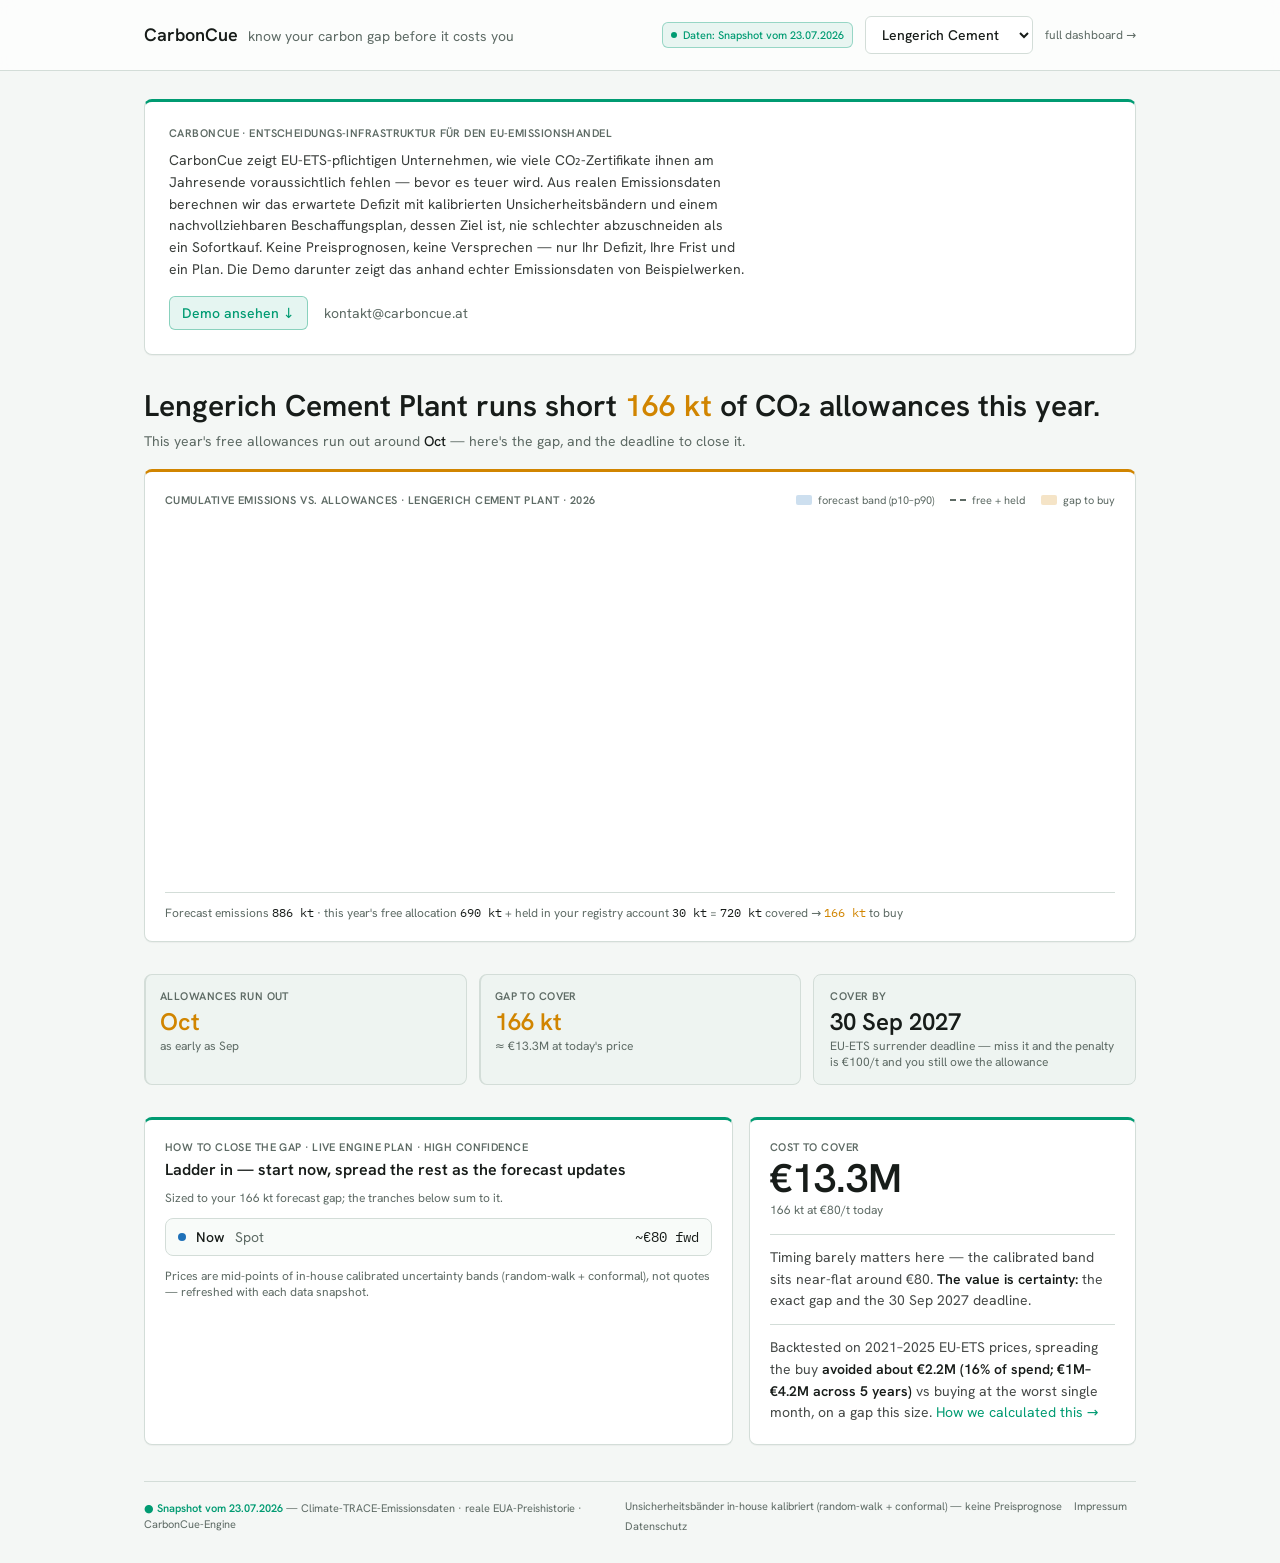
<file: index.html>
<!doctype html>
<html lang="de">
  <head>
    <meta charset="UTF-8" />
    <meta name="viewport" content="width=device-width, initial-scale=1.0" />
    <meta name="color-scheme" content="light" />
    <link rel="icon" type="image/svg+xml" href="/favicon.svg" />
    <meta
      name="description"
      content="CarbonCue zeigt EU-ETS-pflichtigen Unternehmen ihr erwartetes CO2-Zertifikate-Defizit mit kalibrierten Unsicherheitsbändern und einem nachvollziehbaren Beschaffungsplan — Demo mit Snapshot-Daten."
    />
    <meta property="og:title" content="CarbonCue — kenne dein CO2-Defizit" />
    <meta
      property="og:description"
      content="Entscheidungs-Infrastruktur für den EU-Emissionshandel: Defizit, Frist und Beschaffungsplan mit kalibrierten Unsicherheitsbändern. Keine Preisprognosen."
    />
    <meta property="og:site_name" content="CarbonCue" />
    <meta property="og:type" content="website" />
    <title>CarbonCue — kenne dein CO2-Defizit im EU-Emissionshandel</title>
    <script type="module" crossorigin src="/assets/index-CYfUOAVk.js"></script>
    <link rel="stylesheet" crossorigin href="/assets/index-BsoVEJtE.css">
  </head>
  <body>
    <div id="root"></div>
  </body>
</html>
</file>
<file: assets/index-BsoVEJtE.css>
@font-face{font-family:Hanken Grotesk;font-style:normal;font-display:swap;font-weight:400;src:url([data-uri]) format("woff2"),url([data-uri]) format("woff");unicode-range:U+0460-052F,U+1C80-1C8A,U+20B4,U+2DE0-2DFF,U+A640-A69F,U+FE2E-FE2F}@font-face{font-family:Hanken Grotesk;font-style:normal;font-display:swap;font-weight:400;src:url(/assets/hanken-grotesk-vietnamese-400-normal-BLrFBAHj.woff2) format("woff2"),url(/assets/hanken-grotesk-vietnamese-400-normal-C-iWyKLC.woff) format("woff");unicode-range:U+0102-0103,U+0110-0111,U+0128-0129,U+0168-0169,U+01A0-01A1,U+01AF-01B0,U+0300-0301,U+0303-0304,U+0308-0309,U+0323,U+0329,U+1EA0-1EF9,U+20AB}@font-face{font-family:Hanken Grotesk;font-style:normal;font-display:swap;font-weight:400;src:url(/assets/hanken-grotesk-latin-ext-400-normal-DR7lHpW4.woff2) format("woff2"),url(/assets/hanken-grotesk-latin-ext-400-normal-DI-aIsWt.woff) format("woff");unicode-range:U+0100-02BA,U+02BD-02C5,U+02C7-02CC,U+02CE-02D7,U+02DD-02FF,U+0304,U+0308,U+0329,U+1D00-1DBF,U+1E00-1E9F,U+1EF2-1EFF,U+2020,U+20A0-20AB,U+20AD-20C0,U+2113,U+2C60-2C7F,U+A720-A7FF}@font-face{font-family:Hanken Grotesk;font-style:normal;font-display:swap;font-weight:400;src:url(/assets/hanken-grotesk-latin-400-normal-BG6hkEXj.woff2) format("woff2"),url(/assets/hanken-grotesk-latin-400-normal-CjyVwvJV.woff) format("woff");unicode-range:U+0000-00FF,U+0131,U+0152-0153,U+02BB-02BC,U+02C6,U+02DA,U+02DC,U+0304,U+0308,U+0329,U+2000-206F,U+20AC,U+2122,U+2191,U+2193,U+2212,U+2215,U+FEFF,U+FFFD}@font-face{font-family:Hanken Grotesk;font-style:normal;font-display:swap;font-weight:500;src:url([data-uri]) format("woff2"),url([data-uri]) format("woff");unicode-range:U+0460-052F,U+1C80-1C8A,U+20B4,U+2DE0-2DFF,U+A640-A69F,U+FE2E-FE2F}@font-face{font-family:Hanken Grotesk;font-style:normal;font-display:swap;font-weight:500;src:url(/assets/hanken-grotesk-vietnamese-500-normal-DxwlvJEc.woff2) format("woff2"),url(/assets/hanken-grotesk-vietnamese-500-normal-DkDHNoXI.woff) format("woff");unicode-range:U+0102-0103,U+0110-0111,U+0128-0129,U+0168-0169,U+01A0-01A1,U+01AF-01B0,U+0300-0301,U+0303-0304,U+0308-0309,U+0323,U+0329,U+1EA0-1EF9,U+20AB}@font-face{font-family:Hanken Grotesk;font-style:normal;font-display:swap;font-weight:500;src:url(/assets/hanken-grotesk-latin-ext-500-normal-DLb9JDK8.woff2) format("woff2"),url(/assets/hanken-grotesk-latin-ext-500-normal-BNvrJ0Ju.woff) format("woff");unicode-range:U+0100-02BA,U+02BD-02C5,U+02C7-02CC,U+02CE-02D7,U+02DD-02FF,U+0304,U+0308,U+0329,U+1D00-1DBF,U+1E00-1E9F,U+1EF2-1EFF,U+2020,U+20A0-20AB,U+20AD-20C0,U+2113,U+2C60-2C7F,U+A720-A7FF}@font-face{font-family:Hanken Grotesk;font-style:normal;font-display:swap;font-weight:500;src:url(/assets/hanken-grotesk-latin-500-normal-DrDcrrxK.woff2) format("woff2"),url(/assets/hanken-grotesk-latin-500-normal-Bo-NxEKf.woff) format("woff");unicode-range:U+0000-00FF,U+0131,U+0152-0153,U+02BB-02BC,U+02C6,U+02DA,U+02DC,U+0304,U+0308,U+0329,U+2000-206F,U+20AC,U+2122,U+2191,U+2193,U+2212,U+2215,U+FEFF,U+FFFD}@font-face{font-family:Hanken Grotesk;font-style:normal;font-display:swap;font-weight:600;src:url([data-uri]) format("woff2"),url([data-uri]) format("woff");unicode-range:U+0460-052F,U+1C80-1C8A,U+20B4,U+2DE0-2DFF,U+A640-A69F,U+FE2E-FE2F}@font-face{font-family:Hanken Grotesk;font-style:normal;font-display:swap;font-weight:600;src:url(/assets/hanken-grotesk-vietnamese-600-normal-Cp8QQjQf.woff2) format("woff2"),url(/assets/hanken-grotesk-vietnamese-600-normal-DHaFH8q1.woff) format("woff");unicode-range:U+0102-0103,U+0110-0111,U+0128-0129,U+0168-0169,U+01A0-01A1,U+01AF-01B0,U+0300-0301,U+0303-0304,U+0308-0309,U+0323,U+0329,U+1EA0-1EF9,U+20AB}@font-face{font-family:Hanken Grotesk;font-style:normal;font-display:swap;font-weight:600;src:url(/assets/hanken-grotesk-latin-ext-600-normal-FY8kSObK.woff2) format("woff2"),url(/assets/hanken-grotesk-latin-ext-600-normal-DHIm05DD.woff) format("woff");unicode-range:U+0100-02BA,U+02BD-02C5,U+02C7-02CC,U+02CE-02D7,U+02DD-02FF,U+0304,U+0308,U+0329,U+1D00-1DBF,U+1E00-1E9F,U+1EF2-1EFF,U+2020,U+20A0-20AB,U+20AD-20C0,U+2113,U+2C60-2C7F,U+A720-A7FF}@font-face{font-family:Hanken Grotesk;font-style:normal;font-display:swap;font-weight:600;src:url(/assets/hanken-grotesk-latin-600-normal-CIXX6EOa.woff2) format("woff2"),url(/assets/hanken-grotesk-latin-600-normal-NEn2C4Q3.woff) format("woff");unicode-range:U+0000-00FF,U+0131,U+0152-0153,U+02BB-02BC,U+02C6,U+02DA,U+02DC,U+0304,U+0308,U+0329,U+2000-206F,U+20AC,U+2122,U+2191,U+2193,U+2212,U+2215,U+FEFF,U+FFFD}@font-face{font-family:Hanken Grotesk;font-style:normal;font-display:swap;font-weight:700;src:url([data-uri]) format("woff2"),url([data-uri]) format("woff");unicode-range:U+0460-052F,U+1C80-1C8A,U+20B4,U+2DE0-2DFF,U+A640-A69F,U+FE2E-FE2F}@font-face{font-family:Hanken Grotesk;font-style:normal;font-display:swap;font-weight:700;src:url(/assets/hanken-grotesk-vietnamese-700-normal-C4RNfQp6.woff2) format("woff2"),url(/assets/hanken-grotesk-vietnamese-700-normal-CslVg6dq.woff) format("woff");unicode-range:U+0102-0103,U+0110-0111,U+0128-0129,U+0168-0169,U+01A0-01A1,U+01AF-01B0,U+0300-0301,U+0303-0304,U+0308-0309,U+0323,U+0329,U+1EA0-1EF9,U+20AB}@font-face{font-family:Hanken Grotesk;font-style:normal;font-display:swap;font-weight:700;src:url(/assets/hanken-grotesk-latin-ext-700-normal-CK2OfQqO.woff2) format("woff2"),url(/assets/hanken-grotesk-latin-ext-700-normal-BXHnjv6S.woff) format("woff");unicode-range:U+0100-02BA,U+02BD-02C5,U+02C7-02CC,U+02CE-02D7,U+02DD-02FF,U+0304,U+0308,U+0329,U+1D00-1DBF,U+1E00-1E9F,U+1EF2-1EFF,U+2020,U+20A0-20AB,U+20AD-20C0,U+2113,U+2C60-2C7F,U+A720-A7FF}@font-face{font-family:Hanken Grotesk;font-style:normal;font-display:swap;font-weight:700;src:url(/assets/hanken-grotesk-latin-700-normal-CeQ8H3UY.woff2) format("woff2"),url(/assets/hanken-grotesk-latin-700-normal-6IGCzoPh.woff) format("woff");unicode-range:U+0000-00FF,U+0131,U+0152-0153,U+02BB-02BC,U+02C6,U+02DA,U+02DC,U+0304,U+0308,U+0329,U+2000-206F,U+20AC,U+2122,U+2191,U+2193,U+2212,U+2215,U+FEFF,U+FFFD}@font-face{font-family:Hanken Grotesk;font-style:normal;font-display:swap;font-weight:800;src:url([data-uri]) format("woff2"),url([data-uri]) format("woff");unicode-range:U+0460-052F,U+1C80-1C8A,U+20B4,U+2DE0-2DFF,U+A640-A69F,U+FE2E-FE2F}@font-face{font-family:Hanken Grotesk;font-style:normal;font-display:swap;font-weight:800;src:url(/assets/hanken-grotesk-vietnamese-800-normal-rhXM_bnk.woff2) format("woff2"),url(/assets/hanken-grotesk-vietnamese-800-normal-Botv5QzP.woff) format("woff");unicode-range:U+0102-0103,U+0110-0111,U+0128-0129,U+0168-0169,U+01A0-01A1,U+01AF-01B0,U+0300-0301,U+0303-0304,U+0308-0309,U+0323,U+0329,U+1EA0-1EF9,U+20AB}@font-face{font-family:Hanken Grotesk;font-style:normal;font-display:swap;font-weight:800;src:url(/assets/hanken-grotesk-latin-ext-800-normal-BUyj4f7g.woff2) format("woff2"),url(/assets/hanken-grotesk-latin-ext-800-normal-Cj41HOW_.woff) format("woff");unicode-range:U+0100-02BA,U+02BD-02C5,U+02C7-02CC,U+02CE-02D7,U+02DD-02FF,U+0304,U+0308,U+0329,U+1D00-1DBF,U+1E00-1E9F,U+1EF2-1EFF,U+2020,U+20A0-20AB,U+20AD-20C0,U+2113,U+2C60-2C7F,U+A720-A7FF}@font-face{font-family:Hanken Grotesk;font-style:normal;font-display:swap;font-weight:800;src:url(/assets/hanken-grotesk-latin-800-normal-KQ5tvtTT.woff2) format("woff2"),url(/assets/hanken-grotesk-latin-800-normal-BTy3IUcF.woff) format("woff");unicode-range:U+0000-00FF,U+0131,U+0152-0153,U+02BB-02BC,U+02C6,U+02DA,U+02DC,U+0304,U+0308,U+0329,U+2000-206F,U+20AC,U+2122,U+2191,U+2193,U+2212,U+2215,U+FEFF,U+FFFD}@font-face{font-family:IBM Plex Mono;font-style:normal;font-display:swap;font-weight:400;src:url(/assets/ibm-plex-mono-cyrillic-ext-400-normal-xuaO2J-f.woff2) format("woff2"),url(/assets/ibm-plex-mono-cyrillic-ext-400-normal-DMdlQ8Kv.woff) format("woff");unicode-range:U+0460-052F,U+1C80-1C8A,U+20B4,U+2DE0-2DFF,U+A640-A69F,U+FE2E-FE2F}@font-face{font-family:IBM Plex Mono;font-style:normal;font-display:swap;font-weight:400;src:url(/assets/ibm-plex-mono-cyrillic-400-normal-BSMlKf0J.woff2) format("woff2"),url(/assets/ibm-plex-mono-cyrillic-400-normal-CEL4l2ZJ.woff) format("woff");unicode-range:U+0301,U+0400-045F,U+0490-0491,U+04B0-04B1,U+2116}@font-face{font-family:IBM Plex Mono;font-style:normal;font-display:swap;font-weight:400;src:url(/assets/ibm-plex-mono-vietnamese-400-normal-BulugwFq.woff2) format("woff2"),url(/assets/ibm-plex-mono-vietnamese-400-normal-DDuiU_S-.woff) format("woff");unicode-range:U+0102-0103,U+0110-0111,U+0128-0129,U+0168-0169,U+01A0-01A1,U+01AF-01B0,U+0300-0301,U+0303-0304,U+0308-0309,U+0323,U+0329,U+1EA0-1EF9,U+20AB}@font-face{font-family:IBM Plex Mono;font-style:normal;font-display:swap;font-weight:400;src:url(/assets/ibm-plex-mono-latin-ext-400-normal-BmRBH3aV.woff2) format("woff2"),url(/assets/ibm-plex-mono-latin-ext-400-normal-D3D2R8hC.woff) format("woff");unicode-range:U+0100-02BA,U+02BD-02C5,U+02C7-02CC,U+02CE-02D7,U+02DD-02FF,U+0304,U+0308,U+0329,U+1D00-1DBF,U+1E00-1E9F,U+1EF2-1EFF,U+2020,U+20A0-20AB,U+20AD-20C0,U+2113,U+2C60-2C7F,U+A720-A7FF}@font-face{font-family:IBM Plex Mono;font-style:normal;font-display:swap;font-weight:400;src:url(/assets/ibm-plex-mono-latin-400-normal-DMJ8VG8y.woff2) format("woff2"),url(/assets/ibm-plex-mono-latin-400-normal-CvHOgSBP.woff) format("woff");unicode-range:U+0000-00FF,U+0131,U+0152-0153,U+02BB-02BC,U+02C6,U+02DA,U+02DC,U+0304,U+0308,U+0329,U+2000-206F,U+20AC,U+2122,U+2191,U+2193,U+2212,U+2215,U+FEFF,U+FFFD}@font-face{font-family:IBM Plex Mono;font-style:normal;font-display:swap;font-weight:500;src:url(/assets/ibm-plex-mono-cyrillic-ext-500-normal-BqneJy0T.woff2) format("woff2"),url(/assets/ibm-plex-mono-cyrillic-ext-500-normal-BIfNGwUT.woff) format("woff");unicode-range:U+0460-052F,U+1C80-1C8A,U+20B4,U+2DE0-2DFF,U+A640-A69F,U+FE2E-FE2F}@font-face{font-family:IBM Plex Mono;font-style:normal;font-display:swap;font-weight:500;src:url(/assets/ibm-plex-mono-cyrillic-500-normal-Bq9vWWag.woff2) format("woff2"),url(/assets/ibm-plex-mono-cyrillic-500-normal-Ael50iVv.woff) format("woff");unicode-range:U+0301,U+0400-045F,U+0490-0491,U+04B0-04B1,U+2116}@font-face{font-family:IBM Plex Mono;font-style:normal;font-display:swap;font-weight:500;src:url(/assets/ibm-plex-mono-vietnamese-500-normal-DZ4AoWbu.woff2) format("woff2"),url(/assets/ibm-plex-mono-vietnamese-500-normal-C8zxqsMH.woff) format("woff");unicode-range:U+0102-0103,U+0110-0111,U+0128-0129,U+0168-0169,U+01A0-01A1,U+01AF-01B0,U+0300-0301,U+0303-0304,U+0308-0309,U+0323,U+0329,U+1EA0-1EF9,U+20AB}@font-face{font-family:IBM Plex Mono;font-style:normal;font-display:swap;font-weight:500;src:url(/assets/ibm-plex-mono-latin-ext-500-normal-CAhNIIs5.woff2) format("woff2"),url(/assets/ibm-plex-mono-latin-ext-500-normal-CZ70TYgx.woff) format("woff");unicode-range:U+0100-02BA,U+02BD-02C5,U+02C7-02CC,U+02CE-02D7,U+02DD-02FF,U+0304,U+0308,U+0329,U+1D00-1DBF,U+1E00-1E9F,U+1EF2-1EFF,U+2020,U+20A0-20AB,U+20AD-20C0,U+2113,U+2C60-2C7F,U+A720-A7FF}@font-face{font-family:IBM Plex Mono;font-style:normal;font-display:swap;font-weight:500;src:url(/assets/ibm-plex-mono-latin-500-normal-DSY6xOcd.woff2) format("woff2"),url(/assets/ibm-plex-mono-latin-500-normal-CB9ihrfo.woff) format("woff");unicode-range:U+0000-00FF,U+0131,U+0152-0153,U+02BB-02BC,U+02C6,U+02DA,U+02DC,U+0304,U+0308,U+0329,U+2000-206F,U+20AC,U+2122,U+2191,U+2193,U+2212,U+2215,U+FEFF,U+FFFD}@font-face{font-family:IBM Plex Mono;font-style:normal;font-display:swap;font-weight:600;src:url(/assets/ibm-plex-mono-cyrillic-ext-600-normal-V-xxqcpd.woff2) format("woff2"),url(/assets/ibm-plex-mono-cyrillic-ext-600-normal-9HEixskS.woff) format("woff");unicode-range:U+0460-052F,U+1C80-1C8A,U+20B4,U+2DE0-2DFF,U+A640-A69F,U+FE2E-FE2F}@font-face{font-family:IBM Plex Mono;font-style:normal;font-display:swap;font-weight:600;src:url(/assets/ibm-plex-mono-cyrillic-600-normal-CTOM6hUh.woff2) format("woff2"),url(/assets/ibm-plex-mono-cyrillic-600-normal-fLZuRloM.woff) format("woff");unicode-range:U+0301,U+0400-045F,U+0490-0491,U+04B0-04B1,U+2116}@font-face{font-family:IBM Plex Mono;font-style:normal;font-display:swap;font-weight:600;src:url(/assets/ibm-plex-mono-vietnamese-600-normal-D2EvbN8M.woff2) format("woff2"),url(/assets/ibm-plex-mono-vietnamese-600-normal-iLQfcSjf.woff) format("woff");unicode-range:U+0102-0103,U+0110-0111,U+0128-0129,U+0168-0169,U+01A0-01A1,U+01AF-01B0,U+0300-0301,U+0303-0304,U+0308-0309,U+0323,U+0329,U+1EA0-1EF9,U+20AB}@font-face{font-family:IBM Plex Mono;font-style:normal;font-display:swap;font-weight:600;src:url(/assets/ibm-plex-mono-latin-ext-600-normal-D38SheWl.woff2) format("woff2"),url(/assets/ibm-plex-mono-latin-ext-600-normal-DmB0ttJJ.woff) format("woff");unicode-range:U+0100-02BA,U+02BD-02C5,U+02C7-02CC,U+02CE-02D7,U+02DD-02FF,U+0304,U+0308,U+0329,U+1D00-1DBF,U+1E00-1E9F,U+1EF2-1EFF,U+2020,U+20A0-20AB,U+20AD-20C0,U+2113,U+2C60-2C7F,U+A720-A7FF}@font-face{font-family:IBM Plex Mono;font-style:normal;font-display:swap;font-weight:600;src:url(/assets/ibm-plex-mono-latin-600-normal-BgSNZQsw.woff2) format("woff2"),url(/assets/ibm-plex-mono-latin-600-normal-DWFSQ4vo.woff) format("woff");unicode-range:U+0000-00FF,U+0131,U+0152-0153,U+02BB-02BC,U+02C6,U+02DA,U+02DC,U+0304,U+0308,U+0329,U+2000-206F,U+20AC,U+2122,U+2191,U+2193,U+2212,U+2215,U+FEFF,U+FFFD}*,:before,:after{--tw-border-spacing-x: 0;--tw-border-spacing-y: 0;--tw-translate-x: 0;--tw-translate-y: 0;--tw-rotate: 0;--tw-skew-x: 0;--tw-skew-y: 0;--tw-scale-x: 1;--tw-scale-y: 1;--tw-pan-x: ;--tw-pan-y: ;--tw-pinch-zoom: ;--tw-scroll-snap-strictness: proximity;--tw-gradient-from-position: ;--tw-gradient-via-position: ;--tw-gradient-to-position: ;--tw-ordinal: ;--tw-slashed-zero: ;--tw-numeric-figure: ;--tw-numeric-spacing: ;--tw-numeric-fraction: ;--tw-ring-inset: ;--tw-ring-offset-width: 0px;--tw-ring-offset-color: #fff;--tw-ring-color: rgb(59 130 246 / .5);--tw-ring-offset-shadow: 0 0 #0000;--tw-ring-shadow: 0 0 #0000;--tw-shadow: 0 0 #0000;--tw-shadow-colored: 0 0 #0000;--tw-blur: ;--tw-brightness: ;--tw-contrast: ;--tw-grayscale: ;--tw-hue-rotate: ;--tw-invert: ;--tw-saturate: ;--tw-sepia: ;--tw-drop-shadow: ;--tw-backdrop-blur: ;--tw-backdrop-brightness: ;--tw-backdrop-contrast: ;--tw-backdrop-grayscale: ;--tw-backdrop-hue-rotate: ;--tw-backdrop-invert: ;--tw-backdrop-opacity: ;--tw-backdrop-saturate: ;--tw-backdrop-sepia: ;--tw-contain-size: ;--tw-contain-layout: ;--tw-contain-paint: ;--tw-contain-style: }::backdrop{--tw-border-spacing-x: 0;--tw-border-spacing-y: 0;--tw-translate-x: 0;--tw-translate-y: 0;--tw-rotate: 0;--tw-skew-x: 0;--tw-skew-y: 0;--tw-scale-x: 1;--tw-scale-y: 1;--tw-pan-x: ;--tw-pan-y: ;--tw-pinch-zoom: ;--tw-scroll-snap-strictness: proximity;--tw-gradient-from-position: ;--tw-gradient-via-position: ;--tw-gradient-to-position: ;--tw-ordinal: ;--tw-slashed-zero: ;--tw-numeric-figure: ;--tw-numeric-spacing: ;--tw-numeric-fraction: ;--tw-ring-inset: ;--tw-ring-offset-width: 0px;--tw-ring-offset-color: #fff;--tw-ring-color: rgb(59 130 246 / .5);--tw-ring-offset-shadow: 0 0 #0000;--tw-ring-shadow: 0 0 #0000;--tw-shadow: 0 0 #0000;--tw-shadow-colored: 0 0 #0000;--tw-blur: ;--tw-brightness: ;--tw-contrast: ;--tw-grayscale: ;--tw-hue-rotate: ;--tw-invert: ;--tw-saturate: ;--tw-sepia: ;--tw-drop-shadow: ;--tw-backdrop-blur: ;--tw-backdrop-brightness: ;--tw-backdrop-contrast: ;--tw-backdrop-grayscale: ;--tw-backdrop-hue-rotate: ;--tw-backdrop-invert: ;--tw-backdrop-opacity: ;--tw-backdrop-saturate: ;--tw-backdrop-sepia: ;--tw-contain-size: ;--tw-contain-layout: ;--tw-contain-paint: ;--tw-contain-style: }*,:before,:after{box-sizing:border-box;border-width:0;border-style:solid;border-color:#e5e7eb}:before,:after{--tw-content: ""}html,:host{line-height:1.5;-webkit-text-size-adjust:100%;-moz-tab-size:4;-o-tab-size:4;tab-size:4;font-family:Hanken Grotesk,ui-sans-serif,system-ui,sans-serif;font-feature-settings:normal;font-variation-settings:normal;-webkit-tap-highlight-color:transparent}body{margin:0;line-height:inherit}hr{height:0;color:inherit;border-top-width:1px}abbr:where([title]){-webkit-text-decoration:underline dotted;text-decoration:underline dotted}h1,h2,h3,h4,h5,h6{font-size:inherit;font-weight:inherit}a{color:inherit;text-decoration:inherit}b,strong{font-weight:bolder}code,kbd,samp,pre{font-family:IBM Plex Mono,ui-monospace,SFMono-Regular,Consolas,monospace;font-feature-settings:normal;font-variation-settings:normal;font-size:1em}small{font-size:80%}sub,sup{font-size:75%;line-height:0;position:relative;vertical-align:baseline}sub{bottom:-.25em}sup{top:-.5em}table{text-indent:0;border-color:inherit;border-collapse:collapse}button,input,optgroup,select,textarea{font-family:inherit;font-feature-settings:inherit;font-variation-settings:inherit;font-size:100%;font-weight:inherit;line-height:inherit;letter-spacing:inherit;color:inherit;margin:0;padding:0}button,select{text-transform:none}button,input:where([type=button]),input:where([type=reset]),input:where([type=submit]){-webkit-appearance:button;background-color:transparent;background-image:none}:-moz-focusring{outline:auto}:-moz-ui-invalid{box-shadow:none}progress{vertical-align:baseline}::-webkit-inner-spin-button,::-webkit-outer-spin-button{height:auto}[type=search]{-webkit-appearance:textfield;outline-offset:-2px}::-webkit-search-decoration{-webkit-appearance:none}::-webkit-file-upload-button{-webkit-appearance:button;font:inherit}summary{display:list-item}blockquote,dl,dd,h1,h2,h3,h4,h5,h6,hr,figure,p,pre{margin:0}fieldset{margin:0;padding:0}legend{padding:0}ol,ul,menu{list-style:none;margin:0;padding:0}dialog{padding:0}textarea{resize:vertical}input::-moz-placeholder,textarea::-moz-placeholder{opacity:1;color:#9ca3af}input::placeholder,textarea::placeholder{opacity:1;color:#9ca3af}button,[role=button]{cursor:pointer}:disabled{cursor:default}img,svg,video,canvas,audio,iframe,embed,object{display:block;vertical-align:middle}img,video{max-width:100%;height:auto}[hidden]:where(:not([hidden=until-found])){display:none}.card{border-radius:.5rem;border-width:1px;--tw-border-opacity: 1;border-color:rgb(211 221 216 / var(--tw-border-opacity, 1));--tw-bg-opacity: 1;background-color:rgb(255 255 255 / var(--tw-bg-opacity, 1));--tw-shadow: 0 1px 1px rgba(23,28,25,.04);--tw-shadow-colored: 0 1px 1px var(--tw-shadow-color);box-shadow:var(--tw-ring-offset-shadow, 0 0 #0000),var(--tw-ring-shadow, 0 0 #0000),var(--tw-shadow);position:relative;isolation:isolate;overflow:hidden;border-top:3px solid var(--card-accent, #d3ddd8)}.card>*{position:relative;z-index:1}.chip{display:inline-flex;align-items:center;gap:.375rem;border-radius:.375rem;border-width:1px;--tw-border-opacity: 1;border-color:rgb(211 221 216 / var(--tw-border-opacity, 1));--tw-bg-opacity: 1;background-color:rgb(238 244 241 / var(--tw-bg-opacity, 1));padding:.25rem .5rem;font-size:.75rem;line-height:1rem;font-weight:500;--tw-text-opacity: 1;color:rgb(93 106 100 / var(--tw-text-opacity, 1))}.label{font-size:11px;font-weight:600;text-transform:uppercase;letter-spacing:0em;--tw-text-opacity: 1;color:rgb(93 106 100 / var(--tw-text-opacity, 1))}.static{position:static}.fixed{position:fixed}.absolute{position:absolute}.relative{position:relative}.sticky{position:sticky}.inset-0{top:0;right:0;bottom:0;left:0}.inset-y-0{top:0;bottom:0}.right-0{right:0}.top-0{top:0}.z-10{z-index:10}.z-20{z-index:20}.z-30{z-index:30}.z-\[1\]{z-index:1}.col-span-12{grid-column:span 12 / span 12}.col-span-full{grid-column:1 / -1}.mx-auto{margin-left:auto;margin-right:auto}.mb-0\.5{margin-bottom:.125rem}.mb-1{margin-bottom:.25rem}.mb-1\.5{margin-bottom:.375rem}.mb-2{margin-bottom:.5rem}.mb-3{margin-bottom:.75rem}.mb-4{margin-bottom:1rem}.mb-6{margin-bottom:1.5rem}.mb-8{margin-bottom:2rem}.ml-2{margin-left:.5rem}.ml-auto{margin-left:auto}.mt-0\.5{margin-top:.125rem}.mt-1{margin-top:.25rem}.mt-1\.5{margin-top:.375rem}.mt-10{margin-top:2.5rem}.mt-2{margin-top:.5rem}.mt-2\.5{margin-top:.625rem}.mt-3{margin-top:.75rem}.mt-3\.5{margin-top:.875rem}.mt-4{margin-top:1rem}.mt-6{margin-top:1.5rem}.mt-8{margin-top:2rem}.line-clamp-1{overflow:hidden;display:-webkit-box;-webkit-box-orient:vertical;-webkit-line-clamp:1}.line-clamp-2{overflow:hidden;display:-webkit-box;-webkit-box-orient:vertical;-webkit-line-clamp:2}.inline-block{display:inline-block}.flex{display:flex}.inline-flex{display:inline-flex}.grid{display:grid}.hidden{display:none}.h-0{height:0px}.h-0\.5{height:.125rem}.h-1{height:.25rem}.h-1\.5{height:.375rem}.h-10{height:2.5rem}.h-2{height:.5rem}.h-2\.5{height:.625rem}.h-3{height:.75rem}.h-6{height:1.5rem}.h-7{height:1.75rem}.h-8{height:2rem}.h-9{height:2.25rem}.h-\[280px\]{height:280px}.h-\[300px\]{height:300px}.h-\[340px\]{height:340px}.h-full{height:100%}.max-h-\[300px\]{max-height:300px}.max-h-\[420px\]{max-height:420px}.min-h-\[60vh\]{min-height:60vh}.min-h-\[70vh\]{min-height:70vh}.min-h-screen{min-height:100vh}.w-1\.5{width:.375rem}.w-16{width:4rem}.w-2{width:.5rem}.w-2\.5{width:.625rem}.w-4{width:1rem}.w-6{width:1.5rem}.w-7{width:1.75rem}.w-8{width:2rem}.w-9{width:2.25rem}.w-\[320px\]{width:320px}.w-full{width:100%}.w-px{width:1px}.min-w-0{min-width:0px}.min-w-\[162px\]{min-width:162px}.max-w-\[1040px\]{max-width:1040px}.max-w-\[1500px\]{max-width:1500px}.max-w-\[72ch\]{max-width:72ch}.max-w-\[840px\]{max-width:840px}.flex-1{flex:1 1 0%}.shrink-0{flex-shrink:0}.-rotate-90{--tw-rotate: -90deg;transform:translate(var(--tw-translate-x),var(--tw-translate-y)) rotate(var(--tw-rotate)) skew(var(--tw-skew-x)) skewY(var(--tw-skew-y)) scaleX(var(--tw-scale-x)) scaleY(var(--tw-scale-y))}.rotate-180{--tw-rotate: 180deg;transform:translate(var(--tw-translate-x),var(--tw-translate-y)) rotate(var(--tw-rotate)) skew(var(--tw-skew-x)) skewY(var(--tw-skew-y)) scaleX(var(--tw-scale-x)) scaleY(var(--tw-scale-y))}@keyframes spin{to{transform:rotate(360deg)}}.animate-spin{animation:spin 1s linear infinite}.cursor-pointer{cursor:pointer}.scroll-mt-6{scroll-margin-top:1.5rem}.list-none{list-style-type:none}.grid-cols-1{grid-template-columns:repeat(1,minmax(0,1fr))}.grid-cols-12{grid-template-columns:repeat(12,minmax(0,1fr))}.grid-cols-2{grid-template-columns:repeat(2,minmax(0,1fr))}.grid-cols-3{grid-template-columns:repeat(3,minmax(0,1fr))}.flex-col{flex-direction:column}.flex-wrap{flex-wrap:wrap}.place-items-center{place-items:center}.items-start{align-items:flex-start}.items-end{align-items:flex-end}.items-center{align-items:center}.items-baseline{align-items:baseline}.items-stretch{align-items:stretch}.justify-center{justify-content:center}.justify-between{justify-content:space-between}.gap-1{gap:.25rem}.gap-1\.5{gap:.375rem}.gap-2{gap:.5rem}.gap-2\.5{gap:.625rem}.gap-3{gap:.75rem}.gap-4{gap:1rem}.gap-5{gap:1.25rem}.gap-6{gap:1.5rem}.gap-8{gap:2rem}.gap-x-2{-moz-column-gap:.5rem;column-gap:.5rem}.gap-x-2\.5{-moz-column-gap:.625rem;column-gap:.625rem}.gap-x-3{-moz-column-gap:.75rem;column-gap:.75rem}.gap-x-4{-moz-column-gap:1rem;column-gap:1rem}.gap-y-0\.5{row-gap:.125rem}.gap-y-1{row-gap:.25rem}.gap-y-1\.5{row-gap:.375rem}.gap-y-2{row-gap:.5rem}.space-y-0\.5>:not([hidden])~:not([hidden]){--tw-space-y-reverse: 0;margin-top:calc(.125rem * calc(1 - var(--tw-space-y-reverse)));margin-bottom:calc(.125rem * var(--tw-space-y-reverse))}.space-y-1>:not([hidden])~:not([hidden]){--tw-space-y-reverse: 0;margin-top:calc(.25rem * calc(1 - var(--tw-space-y-reverse)));margin-bottom:calc(.25rem * var(--tw-space-y-reverse))}.space-y-1\.5>:not([hidden])~:not([hidden]){--tw-space-y-reverse: 0;margin-top:calc(.375rem * calc(1 - var(--tw-space-y-reverse)));margin-bottom:calc(.375rem * var(--tw-space-y-reverse))}.space-y-2>:not([hidden])~:not([hidden]){--tw-space-y-reverse: 0;margin-top:calc(.5rem * calc(1 - var(--tw-space-y-reverse)));margin-bottom:calc(.5rem * var(--tw-space-y-reverse))}.space-y-2\.5>:not([hidden])~:not([hidden]){--tw-space-y-reverse: 0;margin-top:calc(.625rem * calc(1 - var(--tw-space-y-reverse)));margin-bottom:calc(.625rem * var(--tw-space-y-reverse))}.space-y-3>:not([hidden])~:not([hidden]){--tw-space-y-reverse: 0;margin-top:calc(.75rem * calc(1 - var(--tw-space-y-reverse)));margin-bottom:calc(.75rem * var(--tw-space-y-reverse))}.space-y-3\.5>:not([hidden])~:not([hidden]){--tw-space-y-reverse: 0;margin-top:calc(.875rem * calc(1 - var(--tw-space-y-reverse)));margin-bottom:calc(.875rem * var(--tw-space-y-reverse))}.overflow-auto{overflow:auto}.overflow-hidden{overflow:hidden}.overflow-visible{overflow:visible}.overflow-x-auto{overflow-x:auto}.overflow-y-auto{overflow-y:auto}.truncate{overflow:hidden;text-overflow:ellipsis;white-space:nowrap}.rounded{border-radius:.25rem}.rounded-full{border-radius:9999px}.rounded-lg{border-radius:.5rem}.rounded-md{border-radius:.375rem}.rounded-sm{border-radius:.125rem}.rounded-xl{border-radius:.75rem}.border{border-width:1px}.border-2{border-width:2px}.border-b{border-bottom-width:1px}.border-l-2{border-left-width:2px}.border-t{border-top-width:1px}.border-t-2{border-top-width:2px}.border-dashed{border-style:dashed}.border-amber{--tw-border-opacity: 1;border-color:rgb(209 133 0 / var(--tw-border-opacity, 1))}.border-amber\/20{border-color:#d1850033}.border-amber\/30{border-color:#d185004d}.border-amber\/35{border-color:#d1850059}.border-amber\/40{border-color:#d1850066}.border-amber\/45{border-color:#d1850073}.border-border{--tw-border-opacity: 1;border-color:rgb(211 221 216 / var(--tw-border-opacity, 1))}.border-border\/50{border-color:#d3ddd880}.border-border\/60{border-color:#d3ddd899}.border-signal\/35{border-color:#009b7259}.border-signal\/40{border-color:#009b7266}.border-t-signal{--tw-border-opacity: 1;border-top-color:rgb(0 155 114 / var(--tw-border-opacity, 1))}.bg-\[\#64748B\]{--tw-bg-opacity: 1;background-color:rgb(100 116 139 / var(--tw-bg-opacity, 1))}.bg-\[\#7D8983\]{--tw-bg-opacity: 1;background-color:rgb(125 137 131 / var(--tw-bg-opacity, 1))}.bg-\[\#F6FCF9\]{--tw-bg-opacity: 1;background-color:rgb(246 252 249 / var(--tw-bg-opacity, 1))}.bg-\[\#F7FBFF\]{--tw-bg-opacity: 1;background-color:rgb(247 251 255 / var(--tw-bg-opacity, 1))}.bg-\[\#F8FBFF\]{--tw-bg-opacity: 1;background-color:rgb(248 251 255 / var(--tw-bg-opacity, 1))}.bg-\[\#FBF8F3\]{--tw-bg-opacity: 1;background-color:rgb(251 248 243 / var(--tw-bg-opacity, 1))}.bg-\[\#FFF8E8\]{--tw-bg-opacity: 1;background-color:rgb(255 248 232 / var(--tw-bg-opacity, 1))}.bg-\[\#FFF9F4\]{--tw-bg-opacity: 1;background-color:rgb(255 249 244 / var(--tw-bg-opacity, 1))}.bg-\[\#FFFDF7\]{--tw-bg-opacity: 1;background-color:rgb(255 253 247 / var(--tw-bg-opacity, 1))}.bg-amber{--tw-bg-opacity: 1;background-color:rgb(209 133 0 / var(--tw-bg-opacity, 1))}.bg-amber\/10{background-color:#d185001a}.bg-amber\/15{background-color:#d1850026}.bg-amber\/20{background-color:#d1850033}.bg-bg{--tw-bg-opacity: 1;background-color:rgb(244 247 245 / var(--tw-bg-opacity, 1))}.bg-bg\/95{background-color:#f4f7f5f2}.bg-border{--tw-bg-opacity: 1;background-color:rgb(211 221 216 / var(--tw-bg-opacity, 1))}.bg-cool\/25{background-color:#1e70b840}.bg-current{background-color:currentColor}.bg-signal\/10{background-color:#009b721a}.bg-signal\/15{background-color:#009b7226}.bg-surface{--tw-bg-opacity: 1;background-color:rgb(255 255 255 / var(--tw-bg-opacity, 1))}.bg-surface\/70{background-color:#ffffffb3}.bg-surface\/95{background-color:#fffffff2}.bg-surface2{--tw-bg-opacity: 1;background-color:rgb(238 244 241 / var(--tw-bg-opacity, 1))}.bg-surface2\/20{background-color:#eef4f133}.bg-surface2\/40{background-color:#eef4f166}.bg-surface2\/45{background-color:#eef4f173}.bg-surface2\/50{background-color:#eef4f180}.bg-surface2\/55{background-color:#eef4f18c}.bg-surface2\/60{background-color:#eef4f199}.fill-current{fill:currentColor}.p-1\.5{padding:.375rem}.p-3{padding:.75rem}.p-3\.5{padding:.875rem}.p-4{padding:1rem}.p-5{padding:1.25rem}.px-1\.5{padding-left:.375rem;padding-right:.375rem}.px-2{padding-left:.5rem;padding-right:.5rem}.px-2\.5{padding-left:.625rem;padding-right:.625rem}.px-3{padding-left:.75rem;padding-right:.75rem}.px-4{padding-left:1rem;padding-right:1rem}.px-5{padding-left:1.25rem;padding-right:1.25rem}.px-6{padding-left:1.5rem;padding-right:1.5rem}.py-0\.5{padding-top:.125rem;padding-bottom:.125rem}.py-1{padding-top:.25rem;padding-bottom:.25rem}.py-1\.5{padding-top:.375rem;padding-bottom:.375rem}.py-2{padding-top:.5rem;padding-bottom:.5rem}.py-2\.5{padding-top:.625rem;padding-bottom:.625rem}.py-3{padding-top:.75rem;padding-bottom:.75rem}.py-3\.5{padding-top:.875rem;padding-bottom:.875rem}.py-4{padding-top:1rem;padding-bottom:1rem}.py-6{padding-top:1.5rem;padding-bottom:1.5rem}.py-7{padding-top:1.75rem;padding-bottom:1.75rem}.py-8{padding-top:2rem;padding-bottom:2rem}.pb-1{padding-bottom:.25rem}.pl-3\.5{padding-left:.875rem}.pr-1{padding-right:.25rem}.pt-0\.5{padding-top:.125rem}.pt-1{padding-top:.25rem}.pt-3{padding-top:.75rem}.pt-4{padding-top:1rem}.text-left{text-align:left}.text-center{text-align:center}.text-right{text-align:right}.font-display{font-family:Hanken Grotesk,ui-sans-serif,system-ui,sans-serif}.font-mono{font-family:IBM Plex Mono,ui-monospace,SFMono-Regular,Consolas,monospace}.text-2xl{font-size:1.5rem;line-height:2rem}.text-\[10px\]{font-size:10px}.text-\[11\.5px\]{font-size:11.5px}.text-\[11px\]{font-size:11px}.text-\[12px\]{font-size:12px}.text-\[13px\]{font-size:13px}.text-\[15px\]{font-size:15px}.text-\[32px\]{font-size:32px}.text-\[9px\]{font-size:9px}.text-base{font-size:1rem;line-height:1.5rem}.text-body{font-size:14px;line-height:1.55}.text-eyebrow{font-size:11px;line-height:1.3;letter-spacing:.04em;font-weight:600}.text-figure{font-size:40px;line-height:1;letter-spacing:-.02em}.text-hero{font-size:30px;line-height:1.25;letter-spacing:-.02em}.text-lg{font-size:1.125rem;line-height:1.75rem}.text-sm{font-size:.875rem;line-height:1.25rem}.text-stat{font-size:24px;line-height:1.1;letter-spacing:-.01em}.text-xl{font-size:1.25rem;line-height:1.75rem}.text-xs{font-size:.75rem;line-height:1rem}.font-bold{font-weight:700}.font-extrabold{font-weight:800}.font-medium{font-weight:500}.font-semibold{font-weight:600}.uppercase{text-transform:uppercase}.italic{font-style:italic}.tabular-nums{--tw-numeric-spacing: tabular-nums;font-variant-numeric:var(--tw-ordinal) var(--tw-slashed-zero) var(--tw-numeric-figure) var(--tw-numeric-spacing) var(--tw-numeric-fraction)}.leading-none{line-height:1}.leading-snug{line-height:1.375}.leading-tight{line-height:1.25}.tracking-normal{letter-spacing:0em}.tracking-tight{letter-spacing:-.025em}.tracking-wide{letter-spacing:.025em}.tracking-wider{letter-spacing:.05em}.text-amber{--tw-text-opacity: 1;color:rgb(209 133 0 / var(--tw-text-opacity, 1))}.text-danger{--tw-text-opacity: 1;color:rgb(214 69 46 / var(--tw-text-opacity, 1))}.text-ink{--tw-text-opacity: 1;color:rgb(23 28 25 / var(--tw-text-opacity, 1))}.text-ink\/70{color:#171c19b3}.text-ink\/80{color:#171c19cc}.text-ink\/85{color:#171c19d9}.text-ink\/90{color:#171c19e6}.text-muted{--tw-text-opacity: 1;color:rgb(93 106 100 / var(--tw-text-opacity, 1))}.text-signal{--tw-text-opacity: 1;color:rgb(0 155 114 / var(--tw-text-opacity, 1))}.text-signal\/80{color:#009b72cc}.text-white{--tw-text-opacity: 1;color:rgb(255 255 255 / var(--tw-text-opacity, 1))}.text-white\/70{color:#ffffffb3}.no-underline{text-decoration-line:none}.underline-offset-2{text-underline-offset:2px}.opacity-0{opacity:0}.opacity-70{opacity:.7}.shadow-card{--tw-shadow: 0 1px 1px rgba(23,28,25,.04);--tw-shadow-colored: 0 1px 1px var(--tw-shadow-color);box-shadow:var(--tw-ring-offset-shadow, 0 0 #0000),var(--tw-ring-shadow, 0 0 #0000),var(--tw-shadow)}.shadow-raised{--tw-shadow: 0 8px 24px -18px rgba(23,28,25,.36);--tw-shadow-colored: 0 8px 24px -18px var(--tw-shadow-color);box-shadow:var(--tw-ring-offset-shadow, 0 0 #0000),var(--tw-ring-shadow, 0 0 #0000),var(--tw-shadow)}.outline-none{outline:2px solid transparent;outline-offset:2px}.ring-1{--tw-ring-offset-shadow: var(--tw-ring-inset) 0 0 0 var(--tw-ring-offset-width) var(--tw-ring-offset-color);--tw-ring-shadow: var(--tw-ring-inset) 0 0 0 calc(1px + var(--tw-ring-offset-width)) var(--tw-ring-color);box-shadow:var(--tw-ring-offset-shadow),var(--tw-ring-shadow),var(--tw-shadow, 0 0 #0000)}.ring-black\/5{--tw-ring-color: rgb(0 0 0 / .05)}.filter{filter:var(--tw-blur) var(--tw-brightness) var(--tw-contrast) var(--tw-grayscale) var(--tw-hue-rotate) var(--tw-invert) var(--tw-saturate) var(--tw-sepia) var(--tw-drop-shadow)}.backdrop-blur{--tw-backdrop-blur: blur(8px);-webkit-backdrop-filter:var(--tw-backdrop-blur) var(--tw-backdrop-brightness) var(--tw-backdrop-contrast) var(--tw-backdrop-grayscale) var(--tw-backdrop-hue-rotate) var(--tw-backdrop-invert) var(--tw-backdrop-opacity) var(--tw-backdrop-saturate) var(--tw-backdrop-sepia);backdrop-filter:var(--tw-backdrop-blur) var(--tw-backdrop-brightness) var(--tw-backdrop-contrast) var(--tw-backdrop-grayscale) var(--tw-backdrop-hue-rotate) var(--tw-backdrop-invert) var(--tw-backdrop-opacity) var(--tw-backdrop-saturate) var(--tw-backdrop-sepia)}.backdrop-blur-xl{--tw-backdrop-blur: blur(24px);-webkit-backdrop-filter:var(--tw-backdrop-blur) var(--tw-backdrop-brightness) var(--tw-backdrop-contrast) var(--tw-backdrop-grayscale) var(--tw-backdrop-hue-rotate) var(--tw-backdrop-invert) var(--tw-backdrop-opacity) var(--tw-backdrop-saturate) var(--tw-backdrop-sepia);backdrop-filter:var(--tw-backdrop-blur) var(--tw-backdrop-brightness) var(--tw-backdrop-contrast) var(--tw-backdrop-grayscale) var(--tw-backdrop-hue-rotate) var(--tw-backdrop-invert) var(--tw-backdrop-opacity) var(--tw-backdrop-saturate) var(--tw-backdrop-sepia)}.transition-all{transition-property:all;transition-timing-function:cubic-bezier(.4,0,.2,1);transition-duration:.15s}.transition-colors{transition-property:color,background-color,border-color,text-decoration-color,fill,stroke;transition-timing-function:cubic-bezier(.4,0,.2,1);transition-duration:.15s}.transition-opacity{transition-property:opacity;transition-timing-function:cubic-bezier(.4,0,.2,1);transition-duration:.15s}.transition-transform{transition-property:transform;transition-timing-function:cubic-bezier(.4,0,.2,1);transition-duration:.15s}.duration-500{transition-duration:.5s}:root{color-scheme:light}html{scroll-behavior:smooth}html,body,#root{height:100%}body{--tw-bg-opacity: 1;background-color:rgb(244 247 245 / var(--tw-bg-opacity, 1));font-family:Hanken Grotesk,ui-sans-serif,system-ui,sans-serif;--tw-text-opacity: 1;color:rgb(23 28 25 / var(--tw-text-opacity, 1));-moz-osx-font-smoothing:grayscale;background-image:none;background-attachment:fixed;overflow-x:hidden;-webkit-font-smoothing:antialiased;text-rendering:optimizeLegibility}.grid-overlay{position:relative;overflow:hidden}.grid-overlay:before{content:none}.grid-overlay:after{content:none}.tnum,.font-mono{font-variant-numeric:tabular-nums}.font-display{letter-spacing:0}.label{font-size:10.5px}::-moz-selection{background:#0ea37129}::selection{background:#0ea37129}::-webkit-scrollbar{width:10px;height:10px}::-webkit-scrollbar-thumb{background:#d4dae3;border-radius:8px;border:2px solid transparent;background-clip:padding-box}::-webkit-scrollbar-thumb:hover{background:#c2cad6;background-clip:padding-box}::-webkit-scrollbar-track{background:transparent}.recharts-default-tooltip{border-radius:8px!important}.market-tape{overflow:hidden;border-top:1px solid rgba(211,221,216,.8);background:#101816;color:#d6fff0}.market-tape-track{display:flex;width:-moz-max-content;width:max-content;gap:1.4rem;padding:.28rem 0;font-family:IBM Plex Mono,ui-monospace,SFMono-Regular,Consolas,monospace;font-size:10px;white-space:nowrap;animation:ticker-run 23s linear infinite}.ticker-up{color:#3cffba}.ticker-warn{color:#ffc861}.ticker-hot{color:#ff925c}.flow-bar{position:relative;overflow:hidden;box-shadow:0 0 10px color-mix(in srgb,currentColor 35%,transparent)}.flow-bar:after{content:"";position:absolute;top:0;right:0;bottom:0;left:0;background:linear-gradient(90deg,transparent,rgba(255,255,255,.55),transparent);transform:translate(-100%);animation:flow-sheen 1.7s linear infinite}@keyframes ticker-run{0%{transform:translate(0)}to{transform:translate(-50%)}}@keyframes flow-sheen{to{transform:translate(100%)}}@media (prefers-reduced-motion: reduce){*,*:before,*:after{animation-duration:.001ms!important;animation-iteration-count:1!important;scroll-behavior:auto!important}}.hover\:border-signal\/40:hover{border-color:#009b7266}.hover\:border-signal\/50:hover{border-color:#009b7280}.hover\:bg-signal\/15:hover{background-color:#009b7226}.hover\:bg-signal\/25:hover{background-color:#009b7240}.hover\:bg-surface2:hover{--tw-bg-opacity: 1;background-color:rgb(238 244 241 / var(--tw-bg-opacity, 1))}.hover\:text-ink:hover{--tw-text-opacity: 1;color:rgb(23 28 25 / var(--tw-text-opacity, 1))}.hover\:underline:hover{text-decoration-line:underline}.focus\:border-signal:focus{--tw-border-opacity: 1;border-color:rgb(0 155 114 / var(--tw-border-opacity, 1))}.group:hover .group-hover\:opacity-100{opacity:1}@media (min-width: 640px){.sm\:inline{display:inline}.sm\:h-\[360px\]{height:360px}.sm\:grid-cols-3{grid-template-columns:repeat(3,minmax(0,1fr))}.sm\:flex-row{flex-direction:row}.sm\:items-center{align-items:center}.sm\:justify-between{justify-content:space-between}.sm\:p-6{padding:1.5rem}}@media (min-width: 768px){.md\:inline{display:inline}.md\:flex{display:flex}}@media (min-width: 1024px){.lg\:col-span-2{grid-column:span 2 / span 2}.lg\:col-span-3{grid-column:span 3 / span 3}.lg\:col-span-4{grid-column:span 4 / span 4}.lg\:col-span-5{grid-column:span 5 / span 5}.lg\:col-span-6{grid-column:span 6 / span 6}.lg\:col-span-7{grid-column:span 7 / span 7}.lg\:mx-1{margin-left:.25rem;margin-right:.25rem}.lg\:grid-cols-5{grid-template-columns:repeat(5,minmax(0,1fr))}.lg\:flex-row{flex-direction:row}.lg\:items-center{align-items:center}.lg\:border-l{border-left-width:1px}.lg\:border-t-0{border-top-width:0px}.lg\:pl-6{padding-left:1.5rem}.lg\:pt-0{padding-top:0}}.\[\&\:\:-webkit-details-marker\]\:hidden::-webkit-details-marker{display:none}.\[\&_\.card\]\:h-full .card{height:100%}
</file>
